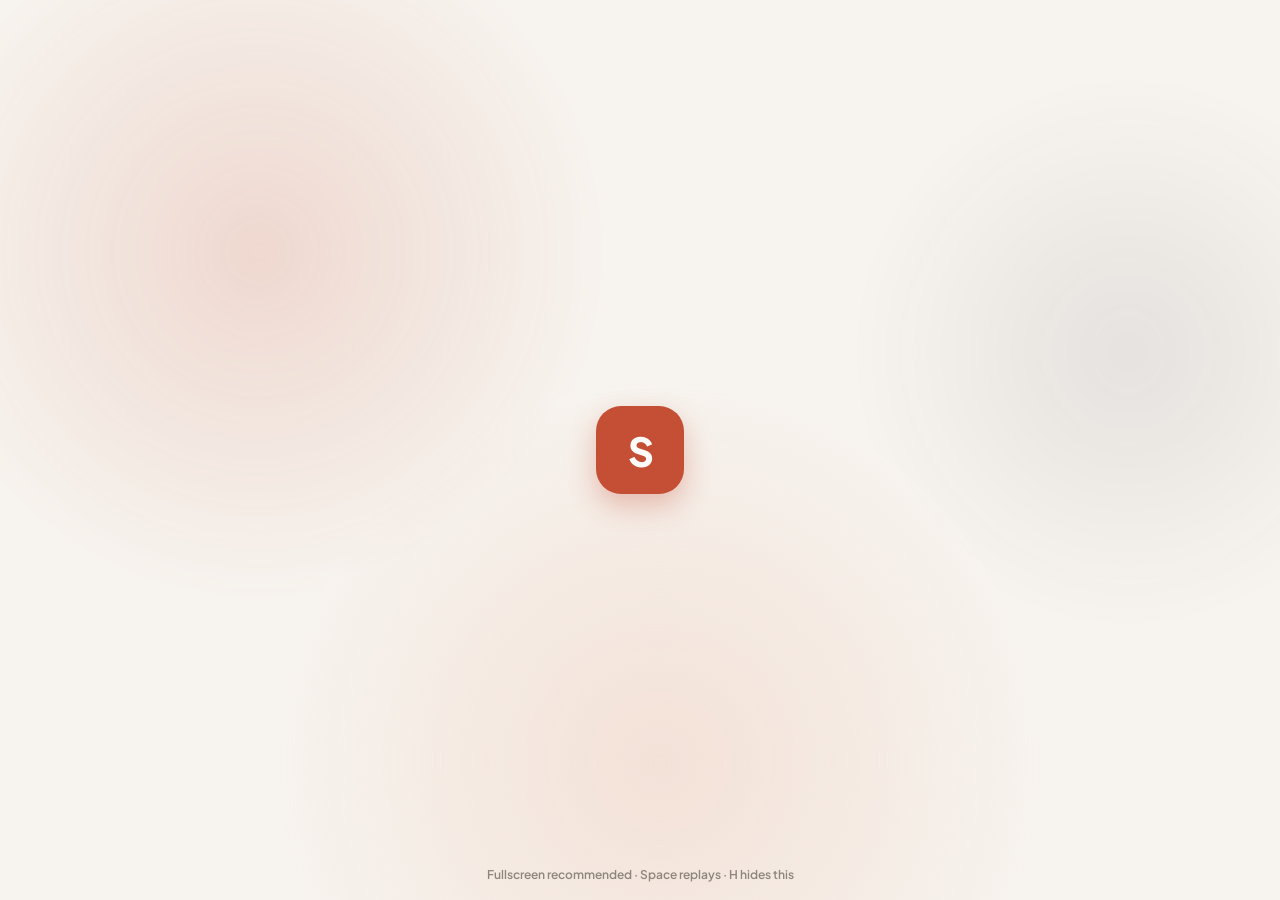
<file: frontends/preview/index.html>
<!DOCTYPE html>
<html lang="en">
<head>
  <meta charset="UTF-8" />
  <meta name="viewport" content="width=device-width, initial-scale=1" />
  <title>SYNTRA — product preview</title>
  <meta name="robots" content="noindex" />
  <link rel="preconnect" href="https://fonts.googleapis.com" />
  <link rel="preconnect" href="https://fonts.gstatic.com" crossorigin />
  <link href="https://fonts.googleapis.com/css2?family=Fraunces:opsz,wght@9..144,600;9..144,700&family=Plus+Jakarta+Sans:wght@500;600;700;800&display=swap" rel="stylesheet" />
  <link rel="stylesheet" href="preview.css" />
</head>
<body>
  <div class="mesh" aria-hidden="true">
    <span class="blob rust"></span>
    <span class="blob navy"></span>
    <span class="blob peach"></span>
  </div>

  <div class="stage" id="stage">
    <section class="scene scene-mark" data-scene="mark">
      <div class="mark" aria-hidden="true">S</div>
    </section>

    <section class="scene scene-name" data-scene="name">
      <div class="mark sm" aria-hidden="true">S</div>
      <p class="wordmark">SYNTRA</p>
    </section>

    <section class="scene scene-app" data-scene="app">
      <div class="app" id="app">
        <header class="topbar" id="topbar">
          <button class="back" id="back-btn" type="button">Home</button>
          <div class="mark xs" aria-hidden="true">S</div>
          <div class="brand">
            <strong>SYNTRA</strong>
            <small>Lesson Planner</small>
          </div>
          <nav id="nav">
            <span data-nav="history">Past lessons</span>
            <span data-nav="signin">Sign in</span>
            <button type="button" class="ghost" id="nav-cta">Create New Lesson</button>
          </nav>
        </header>

        <div class="views">
          <div class="view" data-view="landing" id="view-landing">
            <div class="landing">
              <div class="hero-copy">
                <span class="eyebrow">For teachers  ·  every subject</span>
                <h1>Plan the lesson<br />you need tomorrow.</h1>
                <p class="lede">SYNTRA researches the topic, checks the facts, and writes a curriculum a teacher can actually teach — at the right level, for the right board.</p>
                <div class="hero-actions">
                  <button class="cta" type="button">＋  Create New Lesson</button>
                  <button class="ghost-btn" type="button">Past lessons</button>
                </div>
                <p class="signin-hint">Sign in to keep lessons across devices<br /><span>Optional — skip and continue as a guest.</span></p>
                <div class="trust">
                  <span><i></i>Research</span>
                  <span><i></i>Fact-check</span>
                  <span><i></i>Curriculum</span>
                </div>
              </div>
              <aside class="hero-card">
                <div class="dossier-head">
                  <div class="mark xs">S</div>
                  <strong>Lesson brief</strong>
                  <span class="pill filled">Ready</span>
                </div>
                <h3>Coastal landscapes</h3>
                <p class="muted">A GCSE Geography unit a teacher can walk into on Monday.</p>
                <div class="chips">
                  <span>Geography</span><span>GCSE</span><span>AQA</span>
                </div>
                <div class="preview-row done"><b></b><div><strong>Research</strong><small>Sources ranked and checked</small></div></div>
                <div class="preview-row done"><b></b><div><strong>Prerequisites</strong><small>What the class must already know</small></div></div>
                <div class="preview-row"><b></b><div><strong>Curriculum</strong><small>Sequenced lessons, ready to teach</small></div></div>
              </aside>
            </div>
          </div>

          <div class="view" data-view="studio" id="view-studio">
            <div class="workspace">
              <div class="canvas">
                <h2>New lesson</h2>
                <p class="sub">Select a level, board, and topic. SYNTRA writes a curriculum a teacher can walk into.</p>
                <div class="pills" id="feature-pills">
                  <span>Level</span><span>Board</span><span>Subject</span><span>Topic</span><span>Intent</span>
                </div>
                <div class="glass">
                  <p class="kicker">01</p>
                  <h3 class="section-title">Choose a level</h3>
                  <div class="grid">
                    <article class="tile" data-card="0" style="--dot:#4f6f8c"><i class="dot"></i><h3>Beginner</h3><p>First principles, no assumed fluency</p></article>
                    <article class="tile" data-card="1" style="--dot:#c44f35"><i class="dot"></i><h3>Primary</h3><p>Curious, concrete, classroom-ready</p></article>
                    <article class="tile" data-card="2" style="--dot:#c44f35"><i class="dot"></i><h3>GCSE</h3><p>Exam-ready structure and marks</p></article>
                    <article class="tile" data-card="3" style="--dot:#b85a2a"><i class="dot"></i><h3>A-Level</h3><p>Depth, methods, and stretch</p></article>
                    <article class="tile" data-card="4" style="--dot:#2f5f6e"><i class="dot"></i><h3>Undergraduate</h3><p>University rigor without the fog</p></article>
                    <article class="tile" data-card="5" style="--dot:#6b4e7a"><i class="dot"></i><h3>Postgraduate</h3><p>Research depth and synthesis</p></article>
                    <article class="tile" data-card="6" style="--dot:#3e4754"><i class="dot"></i><h3>Professional</h3><p>Applied, sharp, on the clock</p></article>
                    <article class="tile" data-card="7" style="--dot:#c57a32"><i class="dot"></i><h3>Other</h3><p>Your own level, your own rules</p></article>
                  </div>
                  <div class="reveal" id="board-block">
                    <p class="kicker">Board</p>
                    <h3 class="section-title">Exam board</h3>
                    <div class="chip-row" id="boards">
                      <button type="button">AQA</button>
                      <button type="button">Edexcel</button>
                      <button type="button">OCR</button>
                      <button type="button">WJEC</button>
                      <button type="button">Cambridge</button>
                    </div>
                  </div>
                </div>
                <div class="glass reveal" id="subject-block">
                  <p class="kicker">02</p>
                  <h3 class="section-title">Subject</h3>
                  <div class="chip-row" id="subjects">
                    <button type="button">Mathematics</button>
                    <button type="button">Biology</button>
                    <button type="button">Chemistry</button>
                    <button type="button">Physics</button>
                    <button type="button">History</button>
                    <button type="button">Geography</button>
                    <button type="button">Computer Science</button>
                  </div>
                  <p class="kicker tight">03</p>
                  <h3 class="section-title">Topic or chapter</h3>
                  <div class="topic" id="topic-field"><span id="topic-text"></span><i class="caret"></i></div>
                </div>
              </div>
              <aside class="dossier" id="dossier">
                <div class="dossier-head">
                  <p class="kicker">Lesson brief</p>
                  <span class="pill" id="ready-pill">Draft</span>
                </div>
                <h3 id="dossier-title">Curriculum brief</h3>
                <div class="chips" id="dossier-chips"></div>
                <div class="row"><span>Goal</span><b id="d-goal">—</b></div>
                <div class="row"><span>Depth</span><b id="d-depth">—</b></div>
                <div class="row"><span>Prior</span><b id="d-prior">—</b></div>
              </aside>
            </div>
          </div>

          <div class="view" data-view="run" id="view-run">
            <div class="run">
              <div class="run-head">
                <div class="mark md">S</div>
                <div>
                  <h2>SYNTRA is opening the lesson</h2>
                  <p class="sub" id="run-sub">Labelling the topic, then checking the cache.</p>
                </div>
              </div>
              <div class="run-grid">
                <aside class="glass pipeline">
                  <p class="kicker">Pipeline progress</p>
                  <ol id="pipeline">
                    <li data-step="label"><i>1</i><div><strong>Label</strong><small>Name the topic, subject, and cluster</small></div></li>
                    <li data-step="cache"><i>2</i><div><strong>Cache</strong><small>Look up verified SYNTRA research</small></div></li>
                    <li data-step="web"><i>3</i><div><strong>Web</strong><small>Research live when the cache is thin</small></div></li>
                    <li data-step="profile"><i>4</i><div><strong>Learner profile</strong><small>Lock level, board, subject, and depth</small></div></li>
                    <li data-step="prereq"><i>5</i><div><strong>Prerequisites</strong><small>Map what must already be in place</small></div></li>
                    <li data-step="objectives"><i>6</i><div><strong>Learning objectives</strong><small>Write measurable outcomes</small></div></li>
                    <li data-step="lesson"><i>7</i><div><strong>Lesson plan</strong><small>Order the timed teaching sequence</small></div></li>
                    <li data-step="slides"><i>8</i><div><strong>Slides</strong><small>Turn the sequence into board-ready slides</small></div></li>
                    <li data-step="curriculum"><i>9</i><div><strong>Curriculum</strong><small>Assemble the teachable brief</small></div></li>
                  </ol>
                </aside>
                <div class="glass live">
                  <div class="chrome"><i></i><i></i><i></i></div>
                  <p class="kicker">Live workspace</p>
                  <h3 id="live-title">Gathering resources</h3>
                  <p class="live-body" id="live-body">Research, profile, prerequisites, and objectives appear here as they land.</p>
                  <div class="bar" id="live-bar"></div>
                </div>
              </div>
            </div>
          </div>

          <div class="view" data-view="ready" id="view-ready">
            <div class="ready">
              <div class="check">✓</div>
              <h2 class="serif">Lesson Ready!</h2>
              <p class="sub">Your lesson is compiled and saved to Past lessons.</p>
              <div class="glass summary">
                <p class="kicker">Lesson summary</p>
                <h3>Coastal landscapes</h3>
                <p class="muted">Geography</p>
                <div class="chips">
                  <span class="blue">GCSE</span>
                  <span>7 steps</span>
                  <span>60 min</span>
                  <span class="pill filled sm">Reused from SYNTRA cache</span>
                </div>
              </div>
              <button class="cta wide" type="button">View Lesson</button>
              <div class="ready-row">
                <button class="ghost-btn grow" type="button">Past lessons</button>
                <button class="ghost-btn grow" type="button">New brief</button>
              </div>
            </div>
          </div>

          <div class="view" data-view="teach" id="view-teach">
            <div class="teach">
              <div class="glass stage-card">
                <div class="dossier-head">
                  <p class="kicker">Lesson</p>
                  <span class="pill filled sm">Reused from SYNTRA cache</span>
                </div>
                <h3>Coastal landscapes</h3>
                <div class="board" id="board">
                  <div class="board-top">
                    <span>Geography · AQA · GCSE</span>
                    <strong id="slide-count">Slide 1 / 3</strong>
                  </div>
                  <div class="slide on" data-slide="0">
                    <div class="meta"><span>3 MIN</span><span>Foundation</span></div>
                    <h4>Coasts are energy, rock, and sediment</h4>
                    <ul>
                      <li>A coastline is where wave energy meets geology.</li>
                      <li>Sediment is stored (beach), moved (drift), or lost (erosion).</li>
                      <li>Today: process first, then landforms, then management.</li>
                    </ul>
                  </div>
                  <div class="slide" data-slide="1">
                    <div class="meta"><span>4 MIN</span><span>Developing</span></div>
                    <h4>Wave energy tracks fetch</h4>
                    <ul>
                      <li>Fetch is the unbroken distance wind blows over water.</li>
                      <li>Longer fetch and stronger wind mean more energy at the shore.</li>
                    </ul>
                    <div class="equation">Wave energy ∝ fetch × wind speed</div>
                  </div>
                  <div class="slide" data-slide="2">
                    <div class="meta"><span>5 MIN</span><span>Developing</span></div>
                    <h4>Constructive vs destructive waves</h4>
                    <div class="compare">
                      <div>
                        <strong>Constructive</strong>
                        <p>Strong swash, weak backwash. The beach builds.</p>
                      </div>
                      <div>
                        <strong>Destructive</strong>
                        <p>Weak swash, strong backwash. The beach is stripped.</p>
                      </div>
                    </div>
                  </div>
                </div>
                <div class="board-nav">
                  <span>Previous</span>
                  <span class="next">Next →</span>
                </div>
              </div>
              <aside class="glass pack">
                <p class="kicker">Teaching pack</p>
                <div class="pack-row on" data-pack="notes"><i>1</i><div><strong>Notes</strong><small>What to say on this slide</small></div></div>
                <div class="pack-row" data-pack="sequence"><i>2</i><div><strong>Sequence</strong><small>Teach in this order</small></div></div>
                <div class="pack-row" data-pack="objectives"><i>3</i><div><strong>Objectives</strong><small>What the learner should be able to do</small></div></div>
                <div class="pack-row" data-pack="brief"><i>4</i><div><strong>Brief</strong><small>Goal, depth, and prior knowledge</small></div></div>
                <div class="pack-body">
                  <div class="pack-pane on" data-pane="notes">
                    <p class="kicker">Say this</p>
                    <p id="say-this">Hold the three photos. Do not name landforms yet. Ask which one is being attacked, which is storing sediment, which is being managed.</p>
                  </div>
                  <div class="pack-pane" data-pane="sequence">
                    <p class="kicker">On the board</p>
                    <ol class="steps">
                      <li><b>1</b><div><strong>Activate: what is a coastline doing?</strong><small>5 min</small></div></li>
                      <li><b>2</b><div><strong>Fetch and wave energy</strong><small>8 min</small></div></li>
                      <li><b>3</b><div><strong>Constructive vs destructive waves</strong><small>8 min</small></div></li>
                      <li><b>4</b><div><strong>Longshore drift on the board</strong><small>10 min</small></div></li>
                    </ol>
                  </div>
                  <div class="pack-pane" data-pane="objectives">
                    <p class="kicker">Progress</p>
                    <p class="obj-sum">5 objectives in this lesson</p>
                    <p class="obj"><span class="ok">✓</span> Describe how fetch and wind control wave energy</p>
                    <p class="obj"><span class="ok">✓</span> Compare constructive and destructive waves</p>
                    <p class="obj gap"><span>!</span> Weathering vs erosion still a gap</p>
                  </div>
                  <div class="pack-pane" data-pane="brief">
                    <div class="row"><span>Goal</span><b class="filled">Prepare for an exam</b></div>
                    <div class="row"><span>Depth</span><b class="filled">GCSE</b></div>
                    <div class="row"><span>Prior</span><b class="filled">Waves transfer energy; beaches from photos</b></div>
                  </div>
                </div>
              </aside>
            </div>
          </div>

          <div class="view" data-view="history" id="view-history">
            <div class="history">
              <h2>Past lessons</h2>
              <p class="sub">Saved on this device. Opening a lesson does not run the pipeline again.</p>
              <article class="glass hist">
                <div class="hist-top"><h3>Coastal landscapes</h3><span class="pill sm">Reused from SYNTRA cache</span></div>
                <div class="chips"><span>Geography</span><span>GCSE</span><span>AQA</span><span>Today</span></div>
                <div class="hist-foot"><em>Reopen</em><span>Run again</span></div>
              </article>
              <article class="glass hist">
                <div class="hist-top"><h3>Osmosis</h3><span class="pill sm">Cache + live research</span></div>
                <div class="chips"><span>Biology</span><span>GCSE</span><span>OCR</span><span>Yesterday</span></div>
                <div class="hist-foot"><em>Reopen</em><span>Run again</span></div>
              </article>
              <article class="glass hist">
                <div class="hist-top"><h3>Magnetism</h3><span class="pill sm">Researched live</span></div>
                <div class="chips"><span>Physics</span><span>A-Level</span><span>AQA</span><span>Last week</span></div>
                <div class="hist-foot"><em>Reopen</em><span>Run again</span></div>
              </article>
            </div>
          </div>

          <div class="view" data-view="signin" id="view-signin">
            <div class="signin">
              <div class="glass auth">
                <h2>Sign in / Sign up</h2>
                <p class="sub">Keep lessons across devices. Skip and continue as a guest — research still runs.</p>
                <div class="field">Email</div>
                <div class="field">Password</div>
                <button class="cta wide" type="button">Sign in</button>
                <button class="ghost-btn wide" type="button">Sign up</button>
                <button class="ghost-btn wide" type="button">Continue with Google</button>
                <p class="skip">Skip for now</p>
              </div>
            </div>
          </div>
        </div>
      </div>
    </section>

    <section class="scene scene-hold" data-scene="hold">
      <div class="mark" aria-hidden="true">S</div>
      <p class="wordmark">SYNTRA</p>
      <p class="peek">Sneak peek</p>
    </section>
  </div>

  <p class="hint" id="hint">Fullscreen recommended · Space replays · H hides this</p>
  <script src="preview.js"></script>
</body>
</html>
</file>
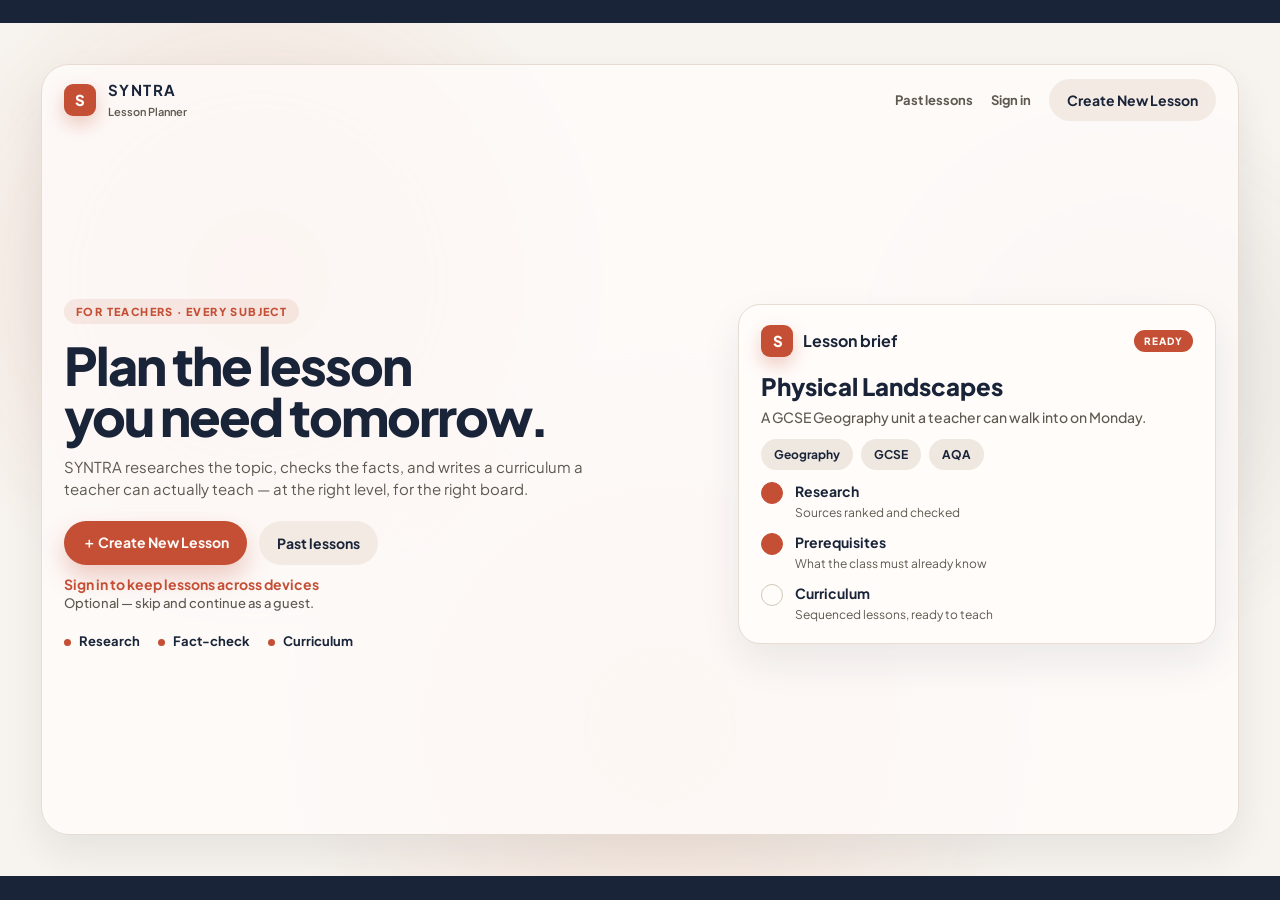
<file: frontends/preview/thumbnail.html>
<!DOCTYPE html>
<html lang="en">
<head>
  <meta charset="UTF-8" />
  <meta name="viewport" content="width=device-width, initial-scale=1" />
  <title>SYNTRA — thumbnail</title>
  <meta name="robots" content="noindex" />
  <link rel="preconnect" href="https://fonts.googleapis.com" />
  <link rel="preconnect" href="https://fonts.gstatic.com" crossorigin />
  <link href="https://fonts.googleapis.com/css2?family=Plus+Jakarta+Sans:wght@500;600;700;800&display=swap" rel="stylesheet" />
  <link rel="stylesheet" href="preview.css" />
  <style>
    html, body {
      background: #1a2438;
      display: grid;
      place-items: center;
    }
    .poster {
      aspect-ratio: 3 / 2;
      width: min(100vw, calc(100vh * 3 / 2));
      height: min(100vh, calc(100vw * 2 / 3));
      position: relative;
      overflow: hidden;
      background: var(--void);
      container-type: size;
    }
    .mesh {
      position: absolute;
      inset: 0;
    }
    .blob { animation: none; }
    .stage {
      position: relative;
      z-index: 1;
      height: 100%;
    }
    .scene { padding: 3.2%; }
    .scene, .app, .view { transition: none; }
    .scene-app, .app, .view[data-view="landing"] {
      opacity: 1;
      pointer-events: auto;
      transform: none;
    }
    .app {
      width: 100%;
      height: 100%;
    }
    .landing { gap: 28px; }
    .hero-copy h1 { font-size: clamp(28px, 4.4cqi, 52px); }
    .lede { font-size: 15px; }
    .hero-actions { margin: 20px 0 10px; }
    .hint { display: none; }
  </style>
</head>
<body>
  <div class="poster">
  <div class="mesh" aria-hidden="true">
    <span class="blob rust"></span>
    <span class="blob navy"></span>
    <span class="blob peach"></span>
  </div>

  <div class="stage">
    <section class="scene scene-app on" data-scene="app">
      <div class="app on" id="app">
        <header class="topbar">
          <div class="mark xs" aria-hidden="true">S</div>
          <div class="brand">
            <strong>SYNTRA</strong>
            <small>Lesson Planner</small>
          </div>
          <nav>
            <span>Past lessons</span>
            <span>Sign in</span>
            <button type="button" class="ghost">Create New Lesson</button>
          </nav>
        </header>

        <div class="views">
          <div class="view on" data-view="landing">
            <div class="landing">
              <div class="hero-copy">
                <span class="eyebrow">For teachers  ·  every subject</span>
                <h1>Plan the lesson<br />you need tomorrow.</h1>
                <p class="lede">SYNTRA researches the topic, checks the facts, and writes a curriculum a teacher can actually teach — at the right level, for the right board.</p>
                <div class="hero-actions">
                  <button class="cta" type="button">＋  Create New Lesson</button>
                  <button class="ghost-btn" type="button">Past lessons</button>
                </div>
                <p class="signin-hint">Sign in to keep lessons across devices<br /><span>Optional — skip and continue as a guest.</span></p>
                <div class="trust">
                  <span><i></i>Research</span>
                  <span><i></i>Fact-check</span>
                  <span><i></i>Curriculum</span>
                </div>
              </div>
              <aside class="hero-card">
                <div class="dossier-head">
                  <div class="mark xs">S</div>
                  <strong>Lesson brief</strong>
                  <span class="pill filled">Ready</span>
                </div>
                <h3>Physical Landscapes</h3>
                <p class="muted">A GCSE Geography unit a teacher can walk into on Monday.</p>
                <div class="chips">
                  <span>Geography</span><span>GCSE</span><span>AQA</span>
                </div>
                <div class="preview-row done"><b></b><div><strong>Research</strong><small>Sources ranked and checked</small></div></div>
                <div class="preview-row done"><b></b><div><strong>Prerequisites</strong><small>What the class must already know</small></div></div>
                <div class="preview-row"><b></b><div><strong>Curriculum</strong><small>Sequenced lessons, ready to teach</small></div></div>
              </aside>
            </div>
          </div>
        </div>
      </div>
    </section>
  </div>
  </div>
</body>
</html>
</file>
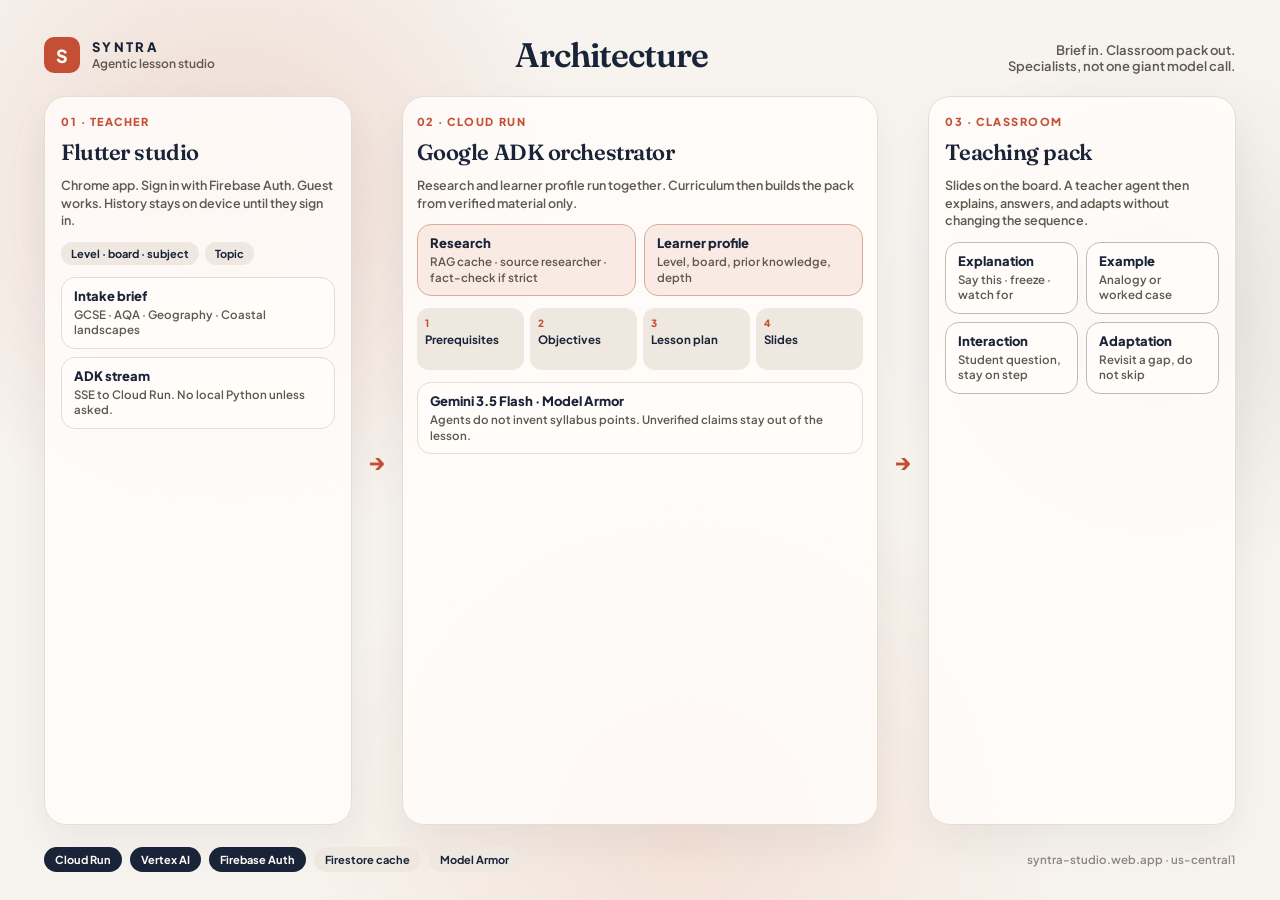
<file: frontends/preview/hackathon/architecture.html>
<!DOCTYPE html>
<html lang="en">
<head>
  <meta charset="UTF-8" />
  <meta name="viewport" content="width=device-width, initial-scale=1" />
  <title>SYNTRA — architecture</title>
  <meta name="robots" content="noindex" />
  <link rel="preconnect" href="https://fonts.googleapis.com" />
  <link rel="preconnect" href="https://fonts.gstatic.com" crossorigin />
  <link href="https://fonts.googleapis.com/css2?family=Fraunces:opsz,wght@9..144,600;9..144,700&family=Plus+Jakarta+Sans:wght@500;600;700;800&display=swap" rel="stylesheet" />
  <style>
    :root {
      --void: #f7f3ee;
      --void-mid: #efe8e0;
      --paper: #fffcfa;
      --stroke: #e6dcd2;
      --stroke-strong: #d4c7ba;
      --navy: #1a2438;
      --ink-muted: #5e584f;
      --ink-faint: #8e867c;
      --rust: #c44f35;
      --peach: #f0d3c4;
      --sage: #3d7a6c;
      --on-accent: #fffcfa;
      --sans: "Plus Jakarta Sans", system-ui, sans-serif;
      --serif: Fraunces, Georgia, serif;
    }
    * { box-sizing: border-box; margin: 0; padding: 0; }
    html, body {
      height: 100%;
      background: var(--void);
      color: var(--navy);
      font-family: var(--sans);
      overflow: hidden;
    }
    .mesh { position: fixed; inset: 0; pointer-events: none; }
    .blob {
      position: absolute;
      border-radius: 50%;
      filter: blur(8px);
    }
    .blob.rust {
      width: 720px; height: 720px; left: -10%; top: -18%;
      background: radial-gradient(circle, rgba(196, 79, 53, 0.16), transparent 68%);
    }
    .blob.navy {
      width: 560px; height: 560px; right: -12%; top: 4%;
      background: radial-gradient(circle, rgba(26, 36, 56, 0.08), transparent 70%);
    }
    .blob.peach {
      width: 780px; height: 780px; right: 16%; bottom: -36%;
      background: radial-gradient(circle, rgba(240, 211, 196, 0.55), transparent 68%);
    }
    .poster {
      position: relative;
      z-index: 1;
      height: 100%;
      padding: 36px 44px 28px;
      display: flex;
      flex-direction: column;
      gap: 22px;
    }
    header {
      display: flex;
      align-items: center;
      justify-content: space-between;
      gap: 24px;
    }
    .brand {
      display: flex;
      align-items: center;
      gap: 12px;
    }
    .mark {
      width: 36px;
      height: 36px;
      border-radius: 10px;
      background: var(--rust);
      color: var(--on-accent);
      display: grid;
      place-items: center;
      font-weight: 800;
      font-size: 18px;
      letter-spacing: -0.04em;
    }
    .brand strong {
      display: block;
      font-size: 13px;
      letter-spacing: 0.18em;
      font-weight: 800;
    }
    .brand small {
      display: block;
      color: var(--ink-muted);
      font-size: 12px;
      font-weight: 600;
      margin-top: 1px;
    }
    h1 {
      font-family: var(--serif);
      font-size: 34px;
      font-weight: 600;
      letter-spacing: -0.03em;
      line-height: 1;
    }
    .header-copy { text-align: right; }
    .header-copy p {
      margin-top: 6px;
      color: var(--ink-muted);
      font-size: 13px;
      font-weight: 600;
    }
    .flow {
      flex: 1;
      display: grid;
      grid-template-columns: 1fr 22px 1.55fr 22px 1fr;
      gap: 14px;
      min-height: 0;
      align-items: stretch;
    }
    .col {
      background: color-mix(in srgb, var(--paper) 88%, transparent);
      border: 1px solid var(--stroke);
      border-radius: 22px;
      padding: 18px 16px 16px;
      display: flex;
      flex-direction: column;
      gap: 12px;
      box-shadow: 0 18px 40px rgba(26, 36, 56, 0.06);
    }
    .col.mid { padding-right: 14px; padding-left: 14px; }
    .kicker {
      font-size: 11px;
      font-weight: 800;
      letter-spacing: 0.14em;
      text-transform: uppercase;
      color: var(--rust);
    }
    .col h2 {
      font-family: var(--serif);
      font-size: 22px;
      font-weight: 600;
      letter-spacing: -0.02em;
      line-height: 1.15;
    }
    .lede {
      color: var(--ink-muted);
      font-size: 12.5px;
      font-weight: 600;
      line-height: 1.4;
    }
    .chips {
      display: flex;
      flex-wrap: wrap;
      gap: 6px;
    }
    .chip {
      background: var(--void-mid);
      color: var(--navy);
      border-radius: 999px;
      padding: 5px 10px;
      font-size: 11px;
      font-weight: 700;
    }
    .stack { display: flex; flex-direction: column; gap: 8px; }
    .card {
      background: var(--paper);
      border: 1px solid var(--stroke);
      border-radius: 14px;
      padding: 10px 12px;
    }
    .card strong {
      display: block;
      font-size: 13px;
      font-weight: 800;
    }
    .card span {
      display: block;
      margin-top: 3px;
      color: var(--ink-muted);
      font-size: 11.5px;
      font-weight: 600;
      line-height: 1.35;
    }
    .parallel {
      display: grid;
      grid-template-columns: 1fr 1fr;
      gap: 8px;
    }
    .card.accent {
      border-color: color-mix(in srgb, var(--rust) 35%, var(--stroke));
      background: color-mix(in srgb, var(--peach) 42%, var(--paper));
    }
    .card.sage {
      border-color: color-mix(in srgb, var(--sage) 28%, var(--stroke));
    }
    .seq {
      display: grid;
      grid-template-columns: repeat(4, 1fr);
      gap: 6px;
    }
    .step {
      background: var(--void-mid);
      border-radius: 12px;
      padding: 9px 8px 8px;
      min-height: 62px;
    }
    .step b {
      display: block;
      color: var(--rust);
      font-size: 10px;
      letter-spacing: 0.08em;
      font-weight: 800;
    }
    .step span {
      display: block;
      margin-top: 4px;
      font-size: 11.5px;
      font-weight: 700;
      line-height: 1.25;
    }
    .arrow {
      display: grid;
      place-items: center;
      color: var(--rust);
      font-size: 22px;
      font-weight: 800;
    }
    .teach {
      display: grid;
      grid-template-columns: 1fr 1fr;
      gap: 8px;
    }
    footer {
      display: flex;
      align-items: center;
      justify-content: space-between;
      gap: 16px;
    }
    .infra {
      display: flex;
      flex-wrap: wrap;
      gap: 8px;
    }
    .infra i {
      font-style: normal;
      background: var(--navy);
      color: var(--on-accent);
      border-radius: 999px;
      padding: 6px 11px;
      font-size: 11px;
      font-weight: 700;
    }
    .infra i.ghost {
      background: var(--void-mid);
      color: var(--navy);
    }
    .note {
      color: var(--ink-faint);
      font-size: 11.5px;
      font-weight: 600;
      text-align: right;
    }
  </style>
</head>
<body>
  <div class="mesh" aria-hidden="true">
    <span class="blob rust"></span>
    <span class="blob navy"></span>
    <span class="blob peach"></span>
  </div>

  <div class="poster">
    <header>
      <div class="brand">
        <div class="mark">S</div>
        <div>
          <strong>SYNTRA</strong>
          <small>Agentic lesson studio</small>
        </div>
      </div>
      <h1>Architecture</h1>
      <div class="header-copy">
        <p>Brief in. Classroom pack out.<br />Specialists, not one giant model call.</p>
      </div>
    </header>

    <section class="flow">
      <article class="col">
        <div class="kicker">01 · Teacher</div>
        <h2>Flutter studio</h2>
        <p class="lede">Chrome app. Sign in with Firebase Auth. Guest works. History stays on device until they sign in.</p>
        <div class="chips">
          <span class="chip">Level · board · subject</span>
          <span class="chip">Topic</span>
        </div>
        <div class="stack">
          <div class="card">
            <strong>Intake brief</strong>
            <span>GCSE · AQA · Geography · Coastal landscapes</span>
          </div>
          <div class="card">
            <strong>ADK stream</strong>
            <span>SSE to Cloud Run. No local Python unless asked.</span>
          </div>
        </div>
      </article>

      <div class="arrow" aria-hidden="true">→</div>

      <article class="col mid">
        <div class="kicker">02 · Cloud Run</div>
        <h2>Google ADK orchestrator</h2>
        <p class="lede">Research and learner profile run together. Curriculum then builds the pack from verified material only.</p>
        <div class="parallel">
          <div class="card accent">
            <strong>Research</strong>
            <span>RAG cache · source researcher · fact-check if strict</span>
          </div>
          <div class="card accent">
            <strong>Learner profile</strong>
            <span>Level, board, prior knowledge, depth</span>
          </div>
        </div>
        <div class="seq">
          <div class="step"><b>1</b><span>Prerequisites</span></div>
          <div class="step"><b>2</b><span>Objectives</span></div>
          <div class="step"><b>3</b><span>Lesson plan</span></div>
          <div class="step"><b>4</b><span>Slides</span></div>
        </div>
        <div class="card">
          <strong>Gemini 3.5 Flash · Model Armor</strong>
          <span>Agents do not invent syllabus points. Unverified claims stay out of the lesson.</span>
        </div>
      </article>

      <div class="arrow" aria-hidden="true">→</div>

      <article class="col">
        <div class="kicker">03 · Classroom</div>
        <h2>Teaching pack</h2>
        <p class="lede">Slides on the board. A teacher agent then explains, answers, and adapts without changing the sequence.</p>
        <div class="teach">
          <div class="card sage">
            <strong>Explanation</strong>
            <span>Say this · freeze · watch for</span>
          </div>
          <div class="card sage">
            <strong>Example</strong>
            <span>Analogy or worked case</span>
          </div>
          <div class="card sage">
            <strong>Interaction</strong>
            <span>Student question, stay on step</span>
          </div>
          <div class="card sage">
            <strong>Adaptation</strong>
            <span>Revisit a gap, do not skip</span>
          </div>
        </div>
      </article>
    </section>

    <footer>
      <div class="infra">
        <i>Cloud Run</i>
        <i>Vertex AI</i>
        <i>Firebase Auth</i>
        <i class="ghost">Firestore cache</i>
        <i class="ghost">Model Armor</i>
      </div>
      <p class="note">syntra-studio.web.app · us-central1</p>
    </footer>
  </div>
</body>
</html>
</file>
<file: frontends/preview/preview.css>
:root {
  --void: #f7f3ee;
  --void-mid: #efe8e0;
  --paper: #fffcfa;
  --stroke: #e6dcd2;
  --stroke-strong: #d4c7ba;
  --navy: #1a2438;
  --ink-muted: #5e584f;
  --ink-faint: #8e867c;
  --rust: #c44f35;
  --peach: #f0d3c4;
  --sage: #3d7a6c;
  --on-accent: #fffcfa;
  --shadow: 0 18px 40px rgba(26, 36, 56, 0.08);
  --sans: "Plus Jakarta Sans", system-ui, sans-serif;
  --serif: Fraunces, Georgia, serif;
}

* { box-sizing: border-box; margin: 0; padding: 0; }

html, body {
  height: 100%;
  background: var(--void);
  color: var(--navy);
  font-family: var(--sans);
  overflow: hidden;
}

button { font: inherit; }

body.recording .hint { opacity: 0; }
body.recording .blob { animation: none; }

.mesh { position: fixed; inset: 0; pointer-events: none; z-index: 0; }

.blob {
  position: absolute;
  border-radius: 50%;
  filter: blur(8px);
  animation: drift 28s ease-in-out infinite;
}

.blob.rust {
  width: min(90vw, 720px);
  height: min(90vw, 720px);
  left: -8%;
  top: -12%;
  background: radial-gradient(circle, rgba(196, 79, 53, 0.16), transparent 68%);
}

.blob.navy {
  width: min(72vw, 560px);
  height: min(72vw, 560px);
  right: -10%;
  top: 8%;
  background: radial-gradient(circle, rgba(26, 36, 56, 0.08), transparent 70%);
  animation-delay: -8s;
}

.blob.peach {
  width: min(95vw, 780px);
  height: min(95vw, 780px);
  right: 18%;
  bottom: -28%;
  background: radial-gradient(circle, rgba(240, 211, 196, 0.55), transparent 68%);
  animation-delay: -16s;
}

@keyframes drift {
  0%, 100% { transform: translate(0, 0) scale(1); }
  50% { transform: translate(3%, 2%) scale(1.06); }
}

.stage { position: relative; z-index: 1; height: 100%; }

.scene {
  position: absolute;
  inset: 0;
  display: flex;
  flex-direction: column;
  align-items: center;
  justify-content: center;
  opacity: 0;
  pointer-events: none;
  transform: translateY(10px);
  transition: opacity 0.8s ease, transform 0.8s ease;
  padding: 28px;
}

.scene.on { opacity: 1; pointer-events: auto; transform: none; }
.scene.off { opacity: 0; transform: translateY(-8px); }

.mark {
  width: 88px;
  height: 88px;
  border-radius: 25px;
  background: var(--rust);
  color: var(--on-accent);
  display: grid;
  place-items: center;
  font-size: 40px;
  font-weight: 800;
  letter-spacing: -1px;
  box-shadow: 0 12px 28px rgba(196, 79, 53, 0.32);
}

.mark.sm { width: 44px; height: 44px; border-radius: 12px; font-size: 20px; }
.mark.xs { width: 32px; height: 32px; border-radius: 9px; font-size: 15px; box-shadow: 0 8px 18px rgba(196, 79, 53, 0.28); }
.mark.md { width: 48px; height: 48px; border-radius: 14px; font-size: 22px; flex-shrink: 0; }

.scene-mark .mark { animation: pop 1.15s cubic-bezier(0.16, 1, 0.3, 1); }
.scene-name { flex-direction: row; gap: 16px; }
.scene-app { width: 100%; }

.wordmark {
  font-size: clamp(28px, 4vw, 42px);
  font-weight: 800;
  letter-spacing: 4px;
}

.peek {
  margin-top: 22px;
  font-size: 12px;
  font-weight: 800;
  letter-spacing: 2.4px;
  text-transform: uppercase;
  color: var(--rust);
}

@keyframes pop {
  from { transform: scale(0.72); opacity: 0; }
  to { transform: scale(1); opacity: 1; }
}

.app {
  width: min(1240px, 100%);
  height: min(760px, 90vh);
  background: color-mix(in srgb, var(--paper) 82%, transparent);
  border: 1px solid var(--stroke);
  border-radius: 28px;
  box-shadow: var(--shadow);
  display: flex;
  flex-direction: column;
  overflow: hidden;
  opacity: 0;
  transform: translateY(16px) scale(0.985);
  transition: 0.7s cubic-bezier(0.16, 1, 0.3, 1);
}

.app.on { opacity: 1; transform: none; }

.topbar {
  display: flex;
  align-items: center;
  gap: 12px;
  padding: 14px 22px 8px;
  flex-shrink: 0;
}

.back {
  display: none;
  border: 0;
  background: transparent;
  color: var(--ink-muted);
  font-weight: 700;
  font-size: 13px;
}

.back.on { display: inline-flex; }

.brand strong { display: block; font-size: 15px; letter-spacing: 1.4px; }
.brand small { color: var(--ink-muted); font-size: 11px; font-weight: 600; }

nav {
  margin-left: auto;
  display: flex;
  align-items: center;
  gap: 18px;
  color: var(--ink-muted);
  font-size: 13px;
  font-weight: 700;
}

.ghost, .ghost-btn, .cta {
  border: 0;
  border-radius: 999px;
  font-weight: 700;
  font-size: 14px;
  padding: 12px 18px;
}

.ghost, .ghost-btn { background: #f3ebe3; color: var(--navy); }
.cta { background: var(--rust); color: var(--on-accent); box-shadow: 0 12px 24px rgba(196, 79, 53, 0.28); }
.cta.wide, .ghost-btn.wide { width: 100%; }
.grow { flex: 1; }

.views { position: relative; flex: 1; min-height: 0; }

.view {
  position: absolute;
  inset: 0;
  opacity: 0;
  pointer-events: none;
  transform: translateY(10px);
  transition: opacity 0.5s ease, transform 0.5s ease;
  padding: 6px 22px 22px;
  overflow: hidden;
}

.view.on { opacity: 1; pointer-events: auto; transform: none; }

.kicker {
  color: var(--rust);
  font-size: 11px;
  font-weight: 800;
  letter-spacing: 1.6px;
  text-transform: uppercase;
}

.kicker.tight { margin-top: 20px; }
.sub, .muted { color: var(--ink-muted); font-size: 14px; font-weight: 500; line-height: 1.45; }

.glass {
  background: var(--paper);
  border: 1px solid var(--stroke);
  border-radius: 22px;
  padding: 18px 20px;
  box-shadow: 0 10px 18px rgba(26, 36, 56, 0.035);
}

.chips, .chip-row { display: flex; flex-wrap: wrap; gap: 8px; }

.chips span, .chip-row button {
  padding: 7px 12px;
  border-radius: 999px;
  background: var(--void-mid);
  color: var(--navy);
  font-size: 12px;
  font-weight: 700;
  border: 1px solid transparent;
}

.chip-row button { background: var(--paper); border-color: var(--stroke); }
.chip-row button.on {
  background: var(--rust);
  color: var(--on-accent);
  border-color: var(--rust);
}

.chips span.blue { background: #dce6f2; }

.pill {
  margin-left: auto;
  padding: 5px 10px;
  border-radius: 999px;
  background: var(--void-mid);
  color: var(--ink-muted);
  font-size: 10px;
  font-weight: 800;
  letter-spacing: 1px;
  text-transform: uppercase;
}

.pill.filled { background: var(--rust); color: var(--on-accent); }
.pill.sm { font-size: 9px; padding: 4px 8px; margin-left: 8px; }

.row {
  display: flex;
  gap: 12px;
  align-items: baseline;
  margin-bottom: 10px;
  font-size: 15px;
}

.row span {
  width: 52px;
  flex-shrink: 0;
  color: var(--ink-faint);
  font-size: 11px;
  font-weight: 800;
  letter-spacing: 1.2px;
  text-transform: uppercase;
}

.row b { color: var(--ink-faint); font-weight: 500; }
.row b.filled { color: var(--navy); font-weight: 700; }

.landing {
  height: 100%;
  display: grid;
  grid-template-columns: 1.15fr 0.85fr;
  gap: 36px;
  align-items: center;
}

.eyebrow {
  display: inline-flex;
  padding: 6px 12px;
  border-radius: 999px;
  background: rgba(196, 79, 53, 0.1);
  color: var(--rust);
  font-size: 11px;
  font-weight: 800;
  letter-spacing: 1.4px;
  text-transform: uppercase;
}

.hero-copy { max-width: 560px; }
.hero-copy h1 {
  margin: 16px 0 14px;
  font-size: clamp(34px, 4vw, 56px);
  font-weight: 800;
  letter-spacing: -2px;
  line-height: 0.98;
}

.lede { max-width: 520px; color: var(--ink-muted); font-size: 16px; line-height: 1.5; }
.hero-actions { display: flex; gap: 12px; margin: 26px 0 12px; flex-wrap: wrap; }

.signin-hint { color: var(--rust); font-size: 14px; font-weight: 700; line-height: 1.4; }
.signin-hint span { display: block; color: var(--ink-muted); font-weight: 500; font-size: 13px; }

.trust { display: flex; gap: 18px; margin-top: 20px; font-size: 13px; font-weight: 700; }
.trust i {
  display: inline-block;
  width: 7px;
  height: 7px;
  margin-right: 8px;
  border-radius: 50%;
  background: var(--rust);
}

.hero-card {
  background: var(--paper);
  border: 1px solid var(--stroke);
  border-radius: 22px;
  padding: 20px 22px;
  box-shadow: 0 18px 40px rgba(26, 36, 56, 0.08);
}
.hero-card h3 { font-size: 24px; font-weight: 800; margin: 14px 0 6px; }
.hero-card .muted { margin-bottom: 12px; }

.dossier-head { display: flex; align-items: center; gap: 10px; }

.preview-row { display: flex; gap: 12px; align-items: flex-start; margin-top: 12px; }
.preview-row b {
  width: 22px;
  height: 22px;
  border-radius: 50%;
  border: 1px solid var(--stroke-strong);
  flex-shrink: 0;
}

.preview-row.done b {
  background: var(--rust);
  border-color: var(--rust);
  box-shadow: inset 0 0 0 5px var(--rust);
}

.preview-row strong { display: block; font-size: 14px; }
.preview-row small { color: var(--ink-muted); font-size: 12px; }

.workspace {
  height: 100%;
  display: grid;
  grid-template-columns: 1fr 300px;
  gap: 18px;
  min-height: 0;
}

.canvas { min-width: 0; overflow: hidden; }
.canvas > h2 { font-size: 30px; font-weight: 800; letter-spacing: -0.7px; }
.canvas > .sub { margin: 4px 0 12px; }

.pills { display: flex; gap: 8px; flex-wrap: wrap; margin-bottom: 14px; }
.pills span {
  padding: 7px 13px;
  border-radius: 999px;
  border: 1px solid var(--stroke);
  background: var(--paper);
  color: var(--ink-muted);
  font-size: 12px;
  font-weight: 700;
}

.pills span.on { background: var(--rust); color: var(--on-accent); border-color: var(--rust); }
.canvas .glass { max-height: calc(100% - 108px); overflow: auto; }
.section-title { font-size: 18px; font-weight: 800; margin: 4px 0 10px; }

.grid { display: grid; grid-template-columns: repeat(4, 1fr); gap: 10px; }

.tile {
  background: var(--paper);
  border: 1px solid var(--stroke);
  border-radius: 16px;
  min-height: 88px;
  padding: 12px;
  display: flex;
  flex-direction: column;
  opacity: 0;
  transform: translateY(12px);
  transition: 0.45s cubic-bezier(0.16, 1, 0.3, 1);
}

.tile.on { opacity: 1; transform: none; }
.tile.selected {
  border-color: var(--dot);
  background: color-mix(in srgb, var(--dot) 10%, var(--paper));
  box-shadow: 0 0 0 3px color-mix(in srgb, var(--dot) 22%, transparent);
}
.tile.selected h3 { color: var(--dot); }

.dot {
  width: 10px;
  height: 10px;
  border-radius: 50%;
  background: var(--dot);
  box-shadow: 0 0 10px var(--dot);
}

.tile h3 { margin-top: auto; font-size: 15px; font-weight: 700; }
.tile p { margin-top: 2px; color: var(--ink-muted); font-size: 12px; line-height: 1.25; }

.reveal { max-height: 0; opacity: 0; overflow: hidden; transition: 0.45s ease; }
.reveal.open { max-height: 420px; opacity: 1; margin-top: 16px; }

.topic {
  display: flex;
  align-items: center;
  min-height: 50px;
  padding: 0 16px;
  border: 1.4px solid var(--stroke);
  border-radius: 16px;
  font-size: 17px;
  font-weight: 700;
}

.topic.hot { border-color: var(--rust); }
.caret {
  width: 2px;
  height: 18px;
  margin-left: 2px;
  background: var(--rust);
  opacity: 0;
}
.topic.hot .caret { opacity: 1; animation: blink 0.9s steps(1) infinite; }
@keyframes blink { 50% { opacity: 0; } }

.dossier {
  background: var(--paper);
  border: 1px solid var(--stroke);
  border-radius: 22px;
  padding: 18px 20px;
  box-shadow: var(--shadow);
  opacity: 0;
  transform: translateX(16px);
  transition: 0.6s cubic-bezier(0.16, 1, 0.3, 1);
}

.dossier.on { opacity: 1; transform: none; }
.dossier h3 { margin: 12px 0; font-size: 22px; font-weight: 800; line-height: 1.15; }
.dossier .chips { margin-bottom: 14px; min-height: 28px; }

.run { height: 100%; display: flex; flex-direction: column; }
.run-head { display: flex; gap: 16px; align-items: center; margin-bottom: 14px; }
.run-head h2 { font-size: 26px; font-weight: 800; letter-spacing: -0.5px; }
.run-grid { flex: 1; min-height: 0; display: grid; grid-template-columns: 320px 1fr; gap: 16px; }

.pipeline { overflow: auto; }
.pipeline ol { list-style: none; margin-top: 10px; }
.pipeline li {
  display: flex;
  gap: 12px;
  padding-bottom: 11px;
  color: var(--ink-faint);
}

.pipeline li i {
  width: 24px;
  height: 24px;
  border-radius: 50%;
  border: 1.6px solid currentColor;
  display: grid;
  place-items: center;
  font-size: 10px;
  font-weight: 800;
  font-style: normal;
  flex-shrink: 0;
}

.pipeline li strong { display: block; color: var(--navy); font-size: 14px; }
.pipeline li small { color: var(--ink-muted); font-size: 12px; }
.pipeline li.active { color: var(--rust); }
.pipeline li.active i { background: var(--rust); color: var(--on-accent); border-color: var(--rust); }
.pipeline li.active small { color: var(--rust); }
.pipeline li.done { color: var(--sage); }
.pipeline li.done i { background: var(--sage); color: var(--on-accent); border-color: var(--sage); font-size: 0; }
.pipeline li.done i::after { content: "✓"; font-size: 11px; }
.pipeline li.skip { color: var(--ink-muted); }
.pipeline li.skip i { background: var(--ink-muted); color: var(--on-accent); border-color: var(--ink-muted); font-size: 0; }
.pipeline li.skip i::after { content: "–"; font-size: 12px; }

.live { display: flex; flex-direction: column; }
.chrome { display: flex; gap: 6px; margin-bottom: 12px; }
.chrome i { width: 9px; height: 9px; border-radius: 50%; background: #e8a598; }
.chrome i:nth-child(2) { background: #e6c07a; }
.chrome i:nth-child(3) { background: #9bcbb0; }
.live h3 { font-size: 22px; font-weight: 800; margin: 8px 0 10px; }
.live-body { flex: 1; color: var(--ink-muted); font-size: 15px; line-height: 1.5; }

.bar {
  height: 4px;
  margin-top: 16px;
  border-radius: 99px;
  background: var(--stroke);
  overflow: hidden;
}

.bar.on::after {
  content: "";
  display: block;
  height: 100%;
  width: 38%;
  background: var(--rust);
  animation: load 1.4s ease-in-out infinite;
}

@keyframes load {
  0% { transform: translateX(-120%); }
  100% { transform: translateX(320%); }
}

.ready {
  height: 100%;
  display: flex;
  flex-direction: column;
  align-items: center;
  justify-content: center;
  text-align: center;
  max-width: 480px;
  margin: 0 auto;
}

.check {
  width: 72px;
  height: 72px;
  border-radius: 50%;
  background: var(--rust);
  color: var(--on-accent);
  display: grid;
  place-items: center;
  font-size: 34px;
  font-weight: 700;
  box-shadow: 0 10px 22px rgba(196, 79, 53, 0.32);
}

.serif { font-family: var(--serif); font-size: 36px; font-weight: 700; margin: 16px 0 8px; }
.summary { text-align: left; width: 100%; margin: 18px 0; }
.summary h3 { font-family: var(--serif); font-size: 22px; margin: 8px 0 4px; }
.ready .chips { margin-top: 12px; }
.ready-row { display: flex; gap: 10px; width: 100%; margin-top: 12px; }

.teach {
  height: 100%;
  display: grid;
  grid-template-columns: 1.7fr 1fr;
  gap: 16px;
}

.stage-card h3 { font-size: 20px; font-weight: 800; margin: 6px 0 10px; }

.board {
  position: relative;
  aspect-ratio: 16 / 9;
  max-height: 340px;
  border: 1px solid var(--stroke-strong);
  border-radius: 18px;
  overflow: hidden;
  background: var(--paper);
  box-shadow: 0 10px 22px rgba(26, 36, 56, 0.1);
}

.board::before {
  content: "";
  position: absolute;
  inset: 0 0 auto;
  height: 6px;
  background: #c57a32;
}

.board-top {
  display: flex;
  justify-content: space-between;
  padding: 14px 16px 0;
  font-size: 11px;
  font-weight: 800;
  color: var(--ink-muted);
}

.slide {
  position: absolute;
  inset: 28px 16px 12px;
  opacity: 0;
  transform: translateX(12px);
  transition: 0.4s ease;
}

.slide.on { opacity: 1; transform: none; }

.meta { display: flex; gap: 6px; margin-bottom: 8px; }
.meta span {
  padding: 4px 8px;
  border-radius: 999px;
  background: rgba(197, 122, 50, 0.12);
  color: #b85a2a;
  font-size: 10px;
  font-weight: 800;
}

.slide h4 { font-family: var(--serif); font-size: 22px; line-height: 1.15; margin-bottom: 10px; }
.slide ul { list-style: none; }
.slide li {
  position: relative;
  padding-left: 16px;
  margin-bottom: 7px;
  font-size: 14px;
  font-weight: 600;
  line-height: 1.3;
}

.slide li::before {
  content: "";
  position: absolute;
  left: 0;
  top: 7px;
  width: 8px;
  height: 8px;
  border-radius: 50%;
  background: #c57a32;
}

.equation {
  margin-top: 10px;
  padding: 14px;
  border-radius: 14px;
  background: rgba(47, 95, 110, 0.08);
  border: 1px solid rgba(47, 95, 110, 0.22);
  text-align: center;
  font-weight: 800;
  font-size: 16px;
}

.compare { display: grid; grid-template-columns: 1fr 1fr; gap: 10px; margin-top: 8px; }
.compare div { padding: 12px; border-radius: 12px; background: var(--void-mid); }
.compare strong { display: block; margin-bottom: 4px; font-size: 13px; }
.compare p { font-size: 12px; color: var(--ink-muted); font-weight: 600; }

.board-nav {
  display: flex;
  justify-content: space-between;
  margin-top: 8px;
  font-size: 13px;
  font-weight: 700;
  color: var(--ink-faint);
}
.board-nav .next { color: var(--rust); }

.pack-row {
  display: flex;
  gap: 10px;
  padding: 7px 0;
  color: var(--ink-faint);
}

.pack-row i {
  width: 24px;
  height: 24px;
  border-radius: 50%;
  border: 1.6px solid currentColor;
  display: grid;
  place-items: center;
  font-size: 11px;
  font-weight: 800;
  font-style: normal;
  flex-shrink: 0;
}

.pack-row strong { display: block; color: var(--navy); font-size: 14px; }
.pack-row small { font-size: 12px; color: var(--ink-muted); }
.pack-row.on { color: var(--rust); }
.pack-row.on i { background: var(--rust); color: var(--on-accent); border-color: var(--rust); }

.pack-body { margin-top: 8px; min-height: 150px; }
.pack-pane { display: none; }
.pack-pane.on { display: block; }
.pack-pane p { font-size: 14px; font-weight: 600; line-height: 1.45; }

.steps { list-style: none; margin-top: 8px; }
.steps li { display: flex; gap: 10px; margin-bottom: 10px; }
.steps b {
  width: 22px;
  height: 22px;
  border-radius: 50%;
  background: var(--rust);
  color: var(--on-accent);
  display: grid;
  place-items: center;
  font-size: 11px;
  flex-shrink: 0;
}
.steps strong { display: block; font-size: 13px; }
.steps small { color: var(--ink-muted); font-size: 11px; }

.obj-sum { font-size: 16px !important; font-weight: 800 !important; margin: 8px 0 10px; }
.obj { display: flex; gap: 8px; margin-bottom: 8px; font-size: 13px !important; }
.obj span {
  width: 18px;
  height: 18px;
  border-radius: 50%;
  background: var(--sage);
  color: var(--on-accent);
  display: grid;
  place-items: center;
  font-size: 10px;
  flex-shrink: 0;
}
.obj.gap span { background: #c57a32; }

.pack { overflow: auto; }
.history { height: 100%; overflow: auto; }
.history h2, .auth h2 { font-size: 28px; font-weight: 800; letter-spacing: -0.6px; }
.history .sub { margin: 6px 0 16px; }
.hist { margin-bottom: 10px; padding: 16px 18px; }
.hist-top { display: flex; align-items: center; }
.hist h3 { font-size: 17px; font-weight: 800; }
.hist .chips { margin: 10px 0; }
.hist-foot { display: flex; justify-content: space-between; font-size: 13px; font-weight: 700; }
.hist-foot em { color: var(--rust); font-style: normal; }
.hist-foot span { color: var(--ink-muted); }

.signin { height: 100%; display: grid; place-items: center; }
.auth { width: min(420px, 100%); }
.auth .sub { margin: 8px 0 18px; }
.field {
  border: 1px solid var(--stroke);
  border-radius: 12px;
  padding: 14px 16px;
  color: var(--ink-faint);
  font-size: 14px;
  margin-bottom: 10px;
}
.auth .cta, .auth .ghost-btn { margin-top: 6px; }
.skip { margin-top: 10px; color: var(--rust); font-size: 14px; font-weight: 700; }

.hint {
  position: fixed;
  z-index: 2;
  left: 0;
  right: 0;
  bottom: 18px;
  text-align: center;
  color: var(--ink-faint);
  font-size: 12px;
  font-weight: 600;
  transition: opacity 0.4s ease;
}

@media (max-width: 980px) {
  .landing, .workspace, .run-grid, .teach { grid-template-columns: 1fr; }
  .grid { grid-template-columns: repeat(2, 1fr); }
  .dossier, .hero-card { display: none; }
  nav span { display: none; }
}
</file>
